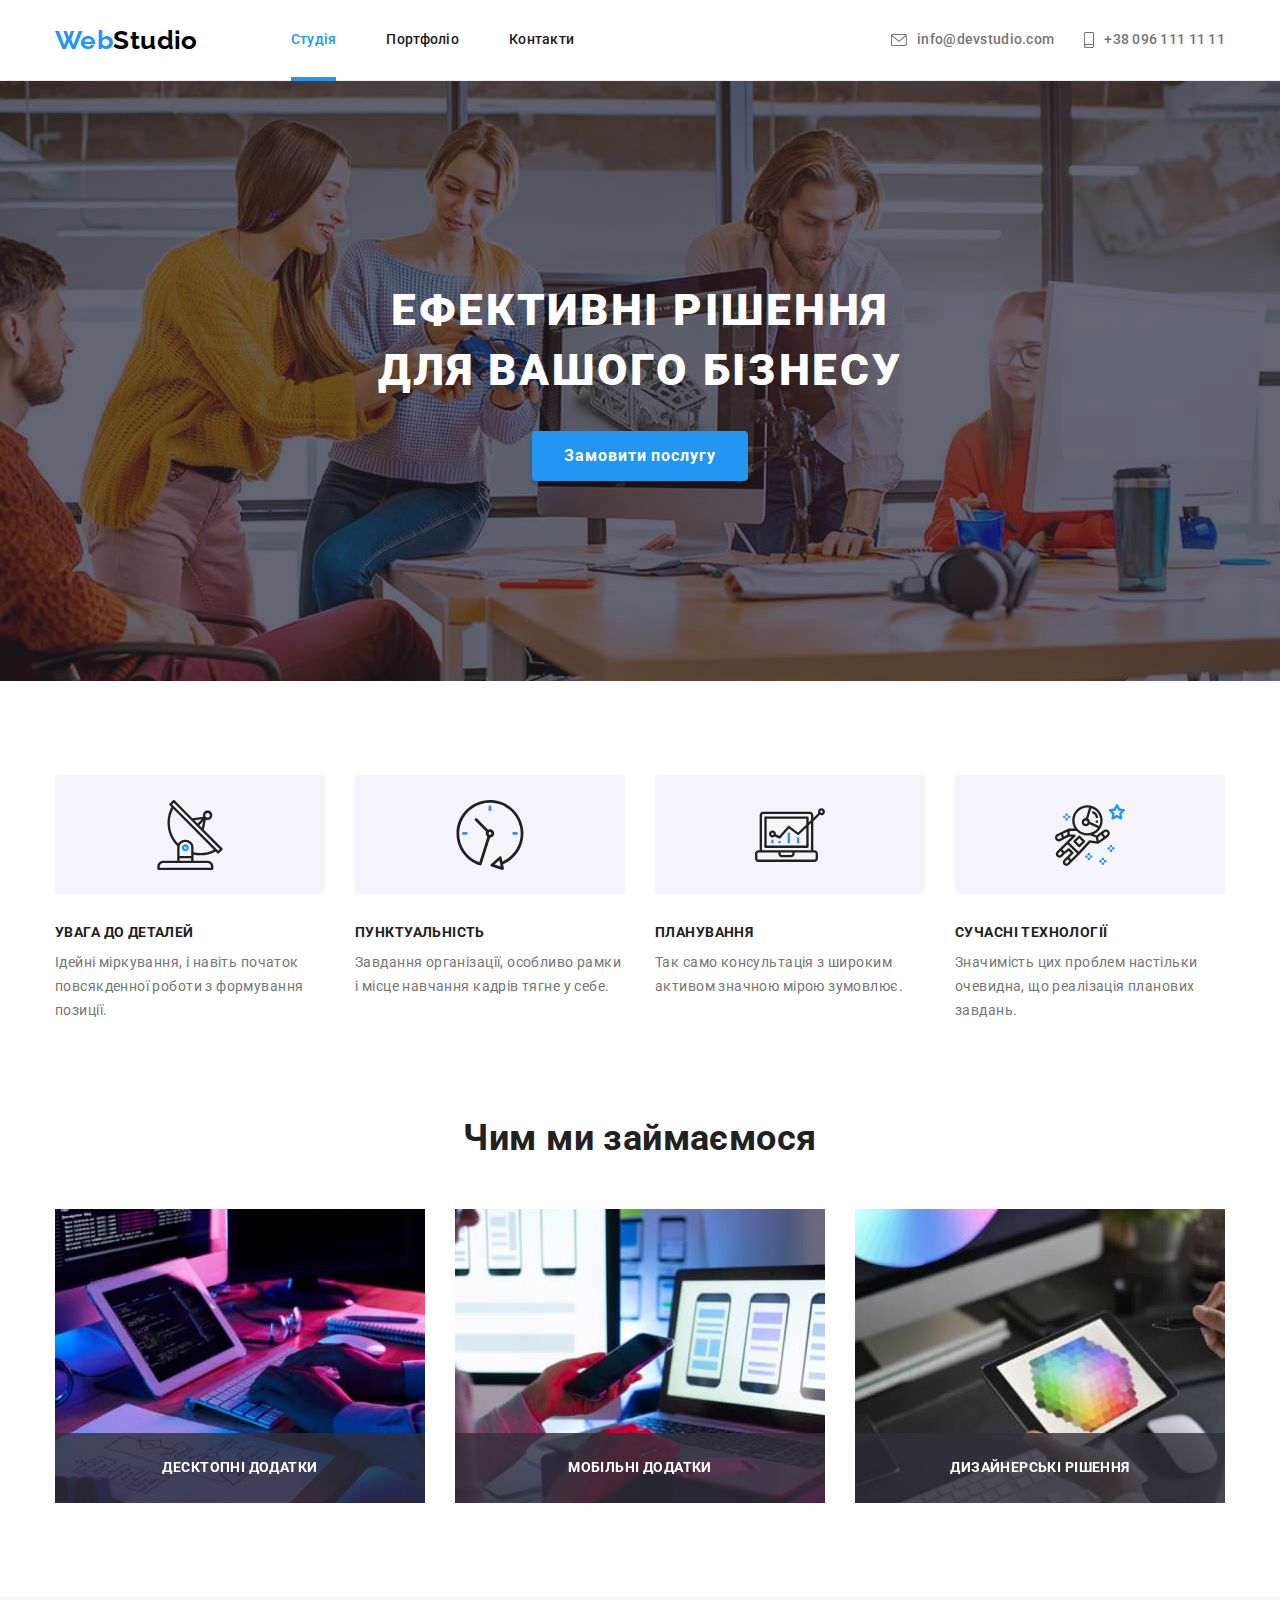
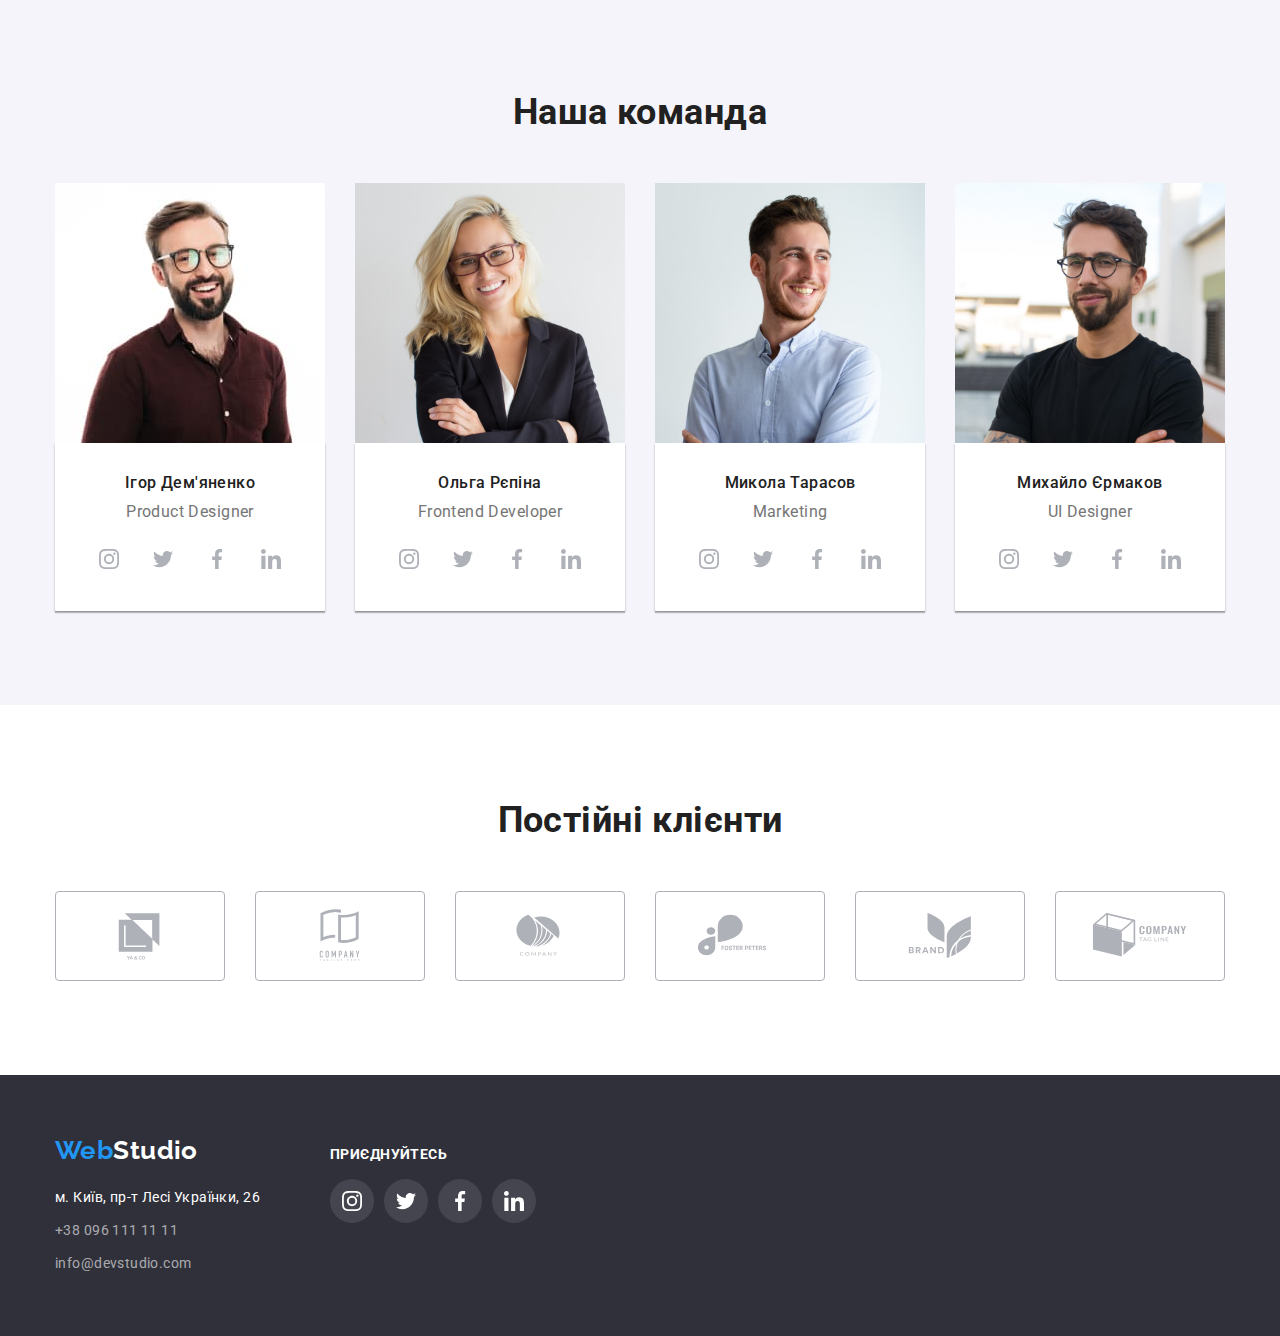
<file: index.html>
<!DOCTYPE html>
<html lang="uk">
  <head>
    <meta charset="UTF-8" />
    <meta http-equiv="X-UA-Compatible" content="IE=edge" />
    <meta name="viewport" content="width=device-width, initial-scale=1.0" />
    <title>Document</title>
    <link rel="preconnect" href="https://fonts.googleapis.com" />
    <link rel="preconnect" href="https://fonts.gstatic.com" crossorigin />
    <link
      href="https://fonts.googleapis.com/css2?family=Raleway:wght@700&family=Roboto:wght@400;500;700;900&display=swap"
      rel="stylesheet"
    />
    <link
      rel="stylesheet"
      href="https://cdnjs.cloudflare.com/ajax/libs/modern-normalize/1.0.0/modern-normalize.min.css"
    />
    <link rel="stylesheet" href="./css/styles.css" />
  </head>
  <body>
    <!--Шапка-->
    <header class="site-header">
      <div class="container main-nav">
        <nav class="main-nav">
          <a lang="en" href="./index.html" class="logo">
            <span class="logo-accent">Web</span>Studio
          </a>
          <ul class="site-nav list">
            <li class="item-one"><a href="" class="link current">Студія</a></li>
            <li class="item-one"><a href="./portfolio.html" class="link">Портфоліо</a></li>
            <li class="item-one"><a href="" class="link">Контакти</a></li>
          </ul>
        </nav>
        <ul class="contacts list">
          <li class="item-two">
            <a href="mailto:info@devstudio.com" class="e-mail"
              ><svg class="contacts-icon" width="16" height="12">
                <use href="./images/icons.svg#icon-envelope"></use></svg
              >info@devstudio.com</a
            >
          </li>
          <li class="item-two">
            <a href="tel:+380961111111" class="phone">
              <svg class="contacts-icon" width="10" height="16">
                <use href="./images/icons.svg#icon-smartphone "></use></svg
              >+38 096 111 11 11</a
            >
          </li>
        </ul>
      </div>
    </header>
    <main>
      <!--Герой-->
      <section class="hero section">
        <div class="container">
          <h1 class="hero-title">Ефективні рішення<br />для вашого бізнесу</h1>
          <button type="button" class="primary-button" data-modal-open>Замовити послугу</button>
        <div class="backdrop is-hidden" data-modal>
          <div class="modal">
          <button data-modal-close class="button-close" type="button">
            <svg class="icon icon-close" width="11" height="11">
              <use href="./images/sprite.svg#svg-close"></use>
            </svg>
            </button>
          </div>
        </div>
        </div>
      </section>
      
      <!--Наші переваги-->
      <section class="features section">
        <div class="container">
          <h2 class="section-title visually-hidden">Наші переваги</h2>
          <ul class="feature-list">
            <li class="advantage">
              <div class="advantage-link">
                <svg class="icon" height="70" width="70">
                  <use href="./images/icons.svg#icon-antenna"></use>
                </svg>
              </div>
              <h3 class="section-subtitle first">УВАГА ДО ДЕТАЛЕЙ</h3>
              <p class="text">
                Ідейні міркування, і навіть початок повсякденної роботи з формування позиції.
              </p>
            </li>
            <li class="advantage">
              <div class="advantage-link">
                <svg class="icon" height="70" width="70">
                  <use href="./images/icons.svg#icon-clock"></use>
                </svg>
              </div>
              <h3 class="section-subtitle first">ПУНКТУАЛЬНІСТЬ</h3>
              <p class="text">
                Завдання організації, особливо рамки і місце навчання кадрів тягне у себе.
              </p>
            </li>
            <li class="advantage">
              <div class="advantage-link">
                <svg class="icon" height="70" width="70">
                  <use href="./images/icons.svg#icon-diagram"></use>
                </svg>
              </div>
              <h3 class="section-subtitle first">ПЛАНУВАННЯ</h3>
              <p class="text">Так само консультація з широким активом значною мірою зумовлює.</p>
            </li>
            <li class="advantage">
              <div class="advantage-link">
                <svg class="icon" height="70" width="70">
                  <use href="./images/icons.svg#icon-astronaut"></use>
                </svg>
              </div>
              <h3 class="section-subtitle first">СУЧАСНІ ТЕХНОЛОГІЇ</h3>
              <p class="text">
                Значимість цих проблем настільки очевидна, що реалізація планових завдань.
              </p>
            </li>
          </ul>
        </div>
      </section>
      <section class="section">
        <!--Чим ми займаємося-->
        <div class="container">
          <h2 class="section-title">Чим ми займаємося</h2>
          <ul class="img-box">
            <li class="image-first">
              <img src="./images/box-1.jpg" alt="Фото Десктопні додатки" width="370" />
              <p class="img-label">Десктопні додатки</p>
            </li>
            <li class="image-first">
              <img src="./images/box-2.jpg" alt="Фото Мобільні додатки" width="370" />
              <p class="img-label">Мобільні додатки</p>
            </li>
            <li class="image-first">
              <img src="./images/box-3.jpg" alt="Фото Дизайнерські рішення" width="370" />
              <p class="img-label">Дизайнерські рішення</p>
            </li>
          </ul>
        </div>
      </section>
      <!--Наша команда-->
      <section class="comand-section section">
        <div class="container">
          <h2 class="section-title">Наша команда</h2>
          <ul class="our-comand">
            <li class="item">
              <img
                src="./images/igor-demianenko-photo.jpg"
                alt="Фото Ігоря Дем'яненка"
                width="270"
              />
              <div class="card">
                <h3 class="section-subtitle second">Ігор Дем'яненко</h3>
                <p class="specialty" lang="en">Product Designer</p>
                <ul class="social">
                  <li class="social-link">
                    <a href="" class="social-item">
                      <svg class="social-icon" height="20" width="20">
                        <use href="./images/icons.svg#icon-instagram"></use>
                      </svg>
                    </a>
                  </li>
                  <li class="social-link">
                    <a href="" class="social-item">
                      <svg class="social-icon" height="20" width="20">
                        <use href="./images/icons.svg#icon-twitter"></use>
                      </svg>
                    </a>
                  </li>
                  <li class="social-link">
                    <a href="" class="social-item">
                      <svg class="social-icon" height="20" width="20">
                        <use href="./images/icons.svg#icon-facebook"></use>
                      </svg>
                    </a>
                  </li>
                  <li class="social-link">
                    <a href="" class="social-item">
                      <svg class="social-icon" height="20" width="20">
                        <use href="./images/icons.svg#icon-linkedin"></use>
                      </svg>
                    </a>
                  </li>
                </ul>
              </div>
            </li>
            <li class="item">
              <img src="./images/olga-repina-photo.jpg" alt="Фото Ольги Рєпіної" width="270" />
              <div class="card">
                <h3 class="section-subtitle second">Ольга Рєпіна</h3>
                <p class="specialty" lang="en">Frontend Developer</p>
                <ul class="social">
                  <li class="social-link">
                    <a href="" class="social-item">
                      <svg class="social-icon" height="20" width="20">
                        <use href="./images/icons.svg#icon-instagram"></use>
                      </svg>
                    </a>
                  </li>
                  <li class="social-link">
                    <a href="" class="social-item">
                      <svg class="social-icon" height="20" width="20">
                        <use href="./images/icons.svg#icon-twitter"></use>
                      </svg>
                    </a>
                  </li>
                  <li class="social-link">
                    <a href="" class="social-item">
                      <svg class="social-icon" height="20" width="20">
                        <use href="./images/icons.svg#icon-facebook"></use>
                      </svg>
                    </a>
                  </li>
                  <li class="social-link">
                    <a href="" class="social-item">
                      <svg class="social-icon" height="20" width="20">
                        <use href="./images/icons.svg#icon-linkedin"></use>
                      </svg>
                    </a>
                  </li>
                </ul>
              </div>
            </li>
            <li class="item">
              <img src="./images/mykola-tarasov-photo.jpg" alt="Фото Миколи Тарасова" width="270" />
              <div class="card">
                <h3 class="section-subtitle second">Микола Тарасов</h3>
                <p class="specialty" lang="en">Marketing</p>
                <ul class="social">
                  <li class="social-link">
                    <a href="" class="social-item">
                      <svg class="social-icon" height="20" width="20">
                        <use href="./images/icons.svg#icon-instagram"></use>
                      </svg>
                    </a>
                  </li>
                  <li class="social-link">
                    <a href="" class="social-item">
                      <svg class="social-icon" height="20" width="20">
                        <use href="./images/icons.svg#icon-twitter"></use>
                      </svg>
                    </a>
                  </li>
                  <li class="social-link">
                    <a href="" class="social-item">
                      <svg class="social-icon" height="20" width="20">
                        <use href="./images/icons.svg#icon-facebook"></use>
                      </svg>
                    </a>
                  </li>
                  <li class="social-link">
                    <a href="" class="social-item">
                      <svg class="social-icon" height="20" width="20">
                        <use href="./images/icons.svg#icon-linkedin"></use>
                      </svg>
                    </a>
                  </li>
                </ul>
              </div>
            </li>
            <li class="item">
              <img
                src="./images/myhailo-Ermakof-photo.jpg"
                alt="Фото Михайла Єрмакова"
                width="270"
              />
              <div class="card">
                <h3 class="section-subtitle second">Михайло Єрмаков</h3>
                <p class="specialty" lang="en">UI Designer</p>
                <ul class="social">
                  <li class="social-link">
                    <a href="" class="social-item">
                      <svg class="social-icon" height="20" width="20">
                        <use href="./images/icons.svg#icon-instagram"></use>
                      </svg>
                    </a>
                  </li>
                  <li class="social-link">
                    <a href="" class="social-item">
                      <svg class="social-icon" height="20" width="20">
                        <use href="./images/icons.svg#icon-twitter"></use>
                      </svg>
                    </a>
                  </li>
                  <li class="social-link">
                    <a href="" class="social-item">
                      <svg class="social-icon" height="20" width="20">
                        <use href="./images/icons.svg#icon-facebook"></use>
                      </svg>
                    </a>
                  </li>
                  <li class="social-link">
                    <a href="" class="social-item">
                      <svg class="social-icon" height="20" width="20">
                        <use href="./images/icons.svg#icon-linkedin"></use>
                      </svg>
                    </a>
                  </li>
                </ul>
              </div>
            </li>
          </ul>
        </div>
      </section>
      <!--Постійні клієнти-->
      <section class="customers section">
        <div class="container">
          <h2 class="customers-title">Постійні клієнти</h2>
          <ul class="customers-list">
            <li class="customer">
              <a href="" class="customer-link">
                <svg class="customer-icon" height="60" width="106">
                  <use href="./images/icons.svg#icon-client1"></use>
                </svg>
              </a>
            </li>
            <li class="customer">
              <a href="" class="customer-link">
                <svg class="customer-icon" height="60" width="106">
                  <use href="./images/icons.svg#icon-client2"></use>
                </svg>
              </a>
            </li>
            <li class="customer">
              <a href="" class="customer-link">
                <svg class="customer-icon" height="60" width="106">
                  <use href="./images/icons.svg#icon-client3"></use>
                </svg>
              </a>
            </li>
            <li class="customer">
              <a href="" class="customer-link">
                <svg class="customer-icon" height="60" width="106">
                  <use href="./images/icons.svg#icon-client4"></use>
                </svg>
              </a>
            </li>
            <li class="customer">
              <a href="" class="customer-link">
                <svg class="customer-icon" height="60" width="106">
                  <use href="./images/icons.svg#icon-client5"></use>
                </svg>
              </a>
            </li>
            <li class="customer">
              <a href="" class="customer-link">
                <svg class="customer-icon" height="60" width="106">
                  <use href="./images/icons.svg#icon-client6"></use>
                </svg>
              </a>
            </li>
          </ul>
        </div>
      </section>
    </main>
    <!--Футер-->
    <footer class="footer">
      <div class="footer-site container">
        <div class="navigation">
          <a lang="en" href="./index.html" class="footer-logo">
            <span class="logo-accent">Web</span>Studio
          </a>
          <address>
            <ul class="contact">
              <li class="contacts-item">
                <a
                  href="https://goo.gl/maps/BBBDbE12WqsnVFgC6"
                  target="_blank"
                  rel="noopener noreferrer nofollow"
                  class="location second"
                  >м. Київ, пр-т Лесі Українки, 26</a
                >
              </li>
              <li class="contacts-item">
                <a href="tel:+380961111111" class="phone second">+38 096 111 11 11</a>
              </li>
              <li class="contacts-item">
                <a href="mailto:info@devstudio.com" class="e-mail second">info@devstudio.com</a>
              </li>
            </ul>
          </address>
        </div>
        <div class="footer-social-links">
          <p class="footer-title">Приєднуйтесь</p>
          <ul class="footer-list social">
            <li class="social-link">
              <a href="" class="footer-social-link social-item">
                <svg class="social-icon" height="20" width="20">
                  <use href="./images/icons.svg#icon-instagram"></use>
                </svg>
              </a>
            </li>
            <li class="social-link">
              <a href="" class="footer-social-link social-item">
                <svg class="social-icon" height="20" width="20">
                  <use href="./images/icons.svg#icon-twitter"></use>
                </svg>
              </a>
            </li>
            <li class="social-link">
              <a href="" class="footer-social-link social-item">
                <svg class="social-icon" height="20" width="20">
                  <use href="./images/icons.svg#icon-facebook"></use>
                </svg>
              </a>
            </li>
            <li class="social-link">
              <a href="" class="footer-social-link social-item">
                <svg class="social-icon" height="20" width="20">
                  <use href="./images/icons.svg#icon-linkedin"></use>
                </svg>
              </a>
            </li>
          </ul>
        </div>
      </div>
    </footer>
    <script src="./js/modal.js"></script>
  </body>
</html>
</file>
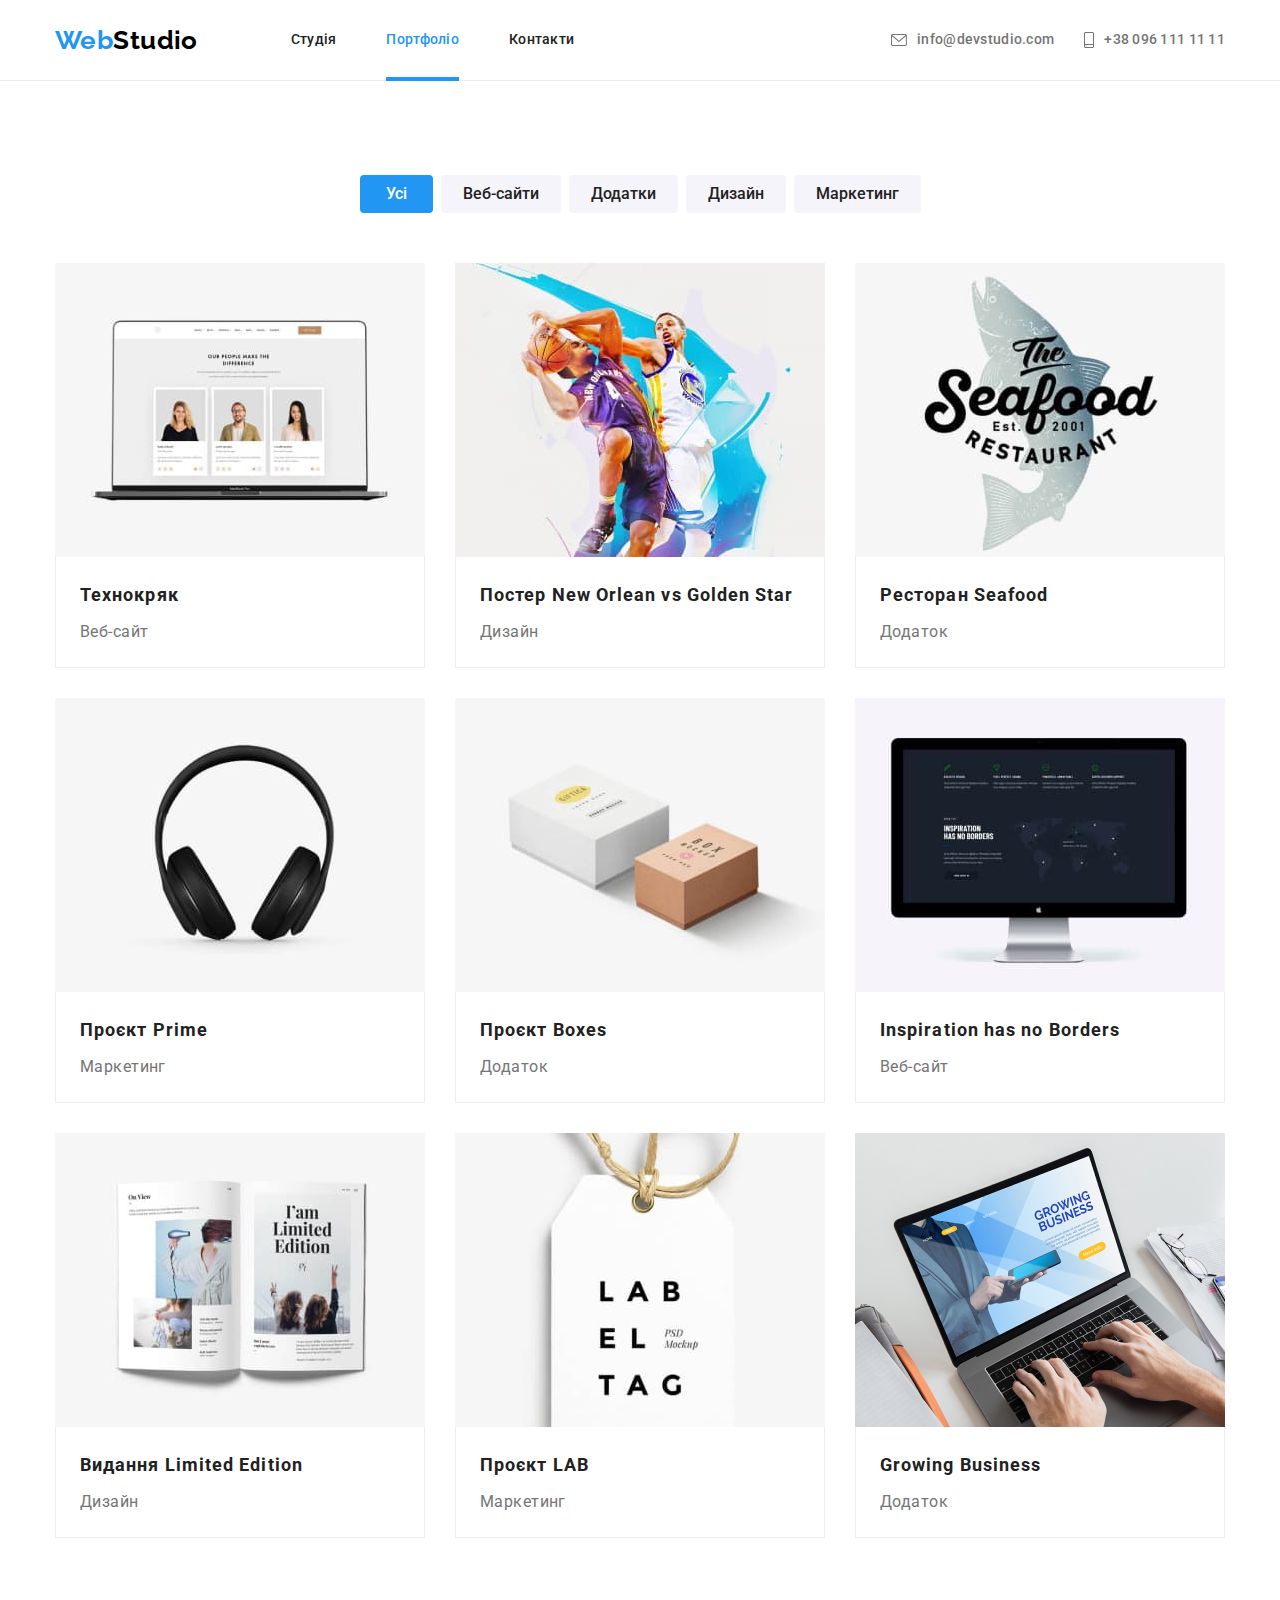
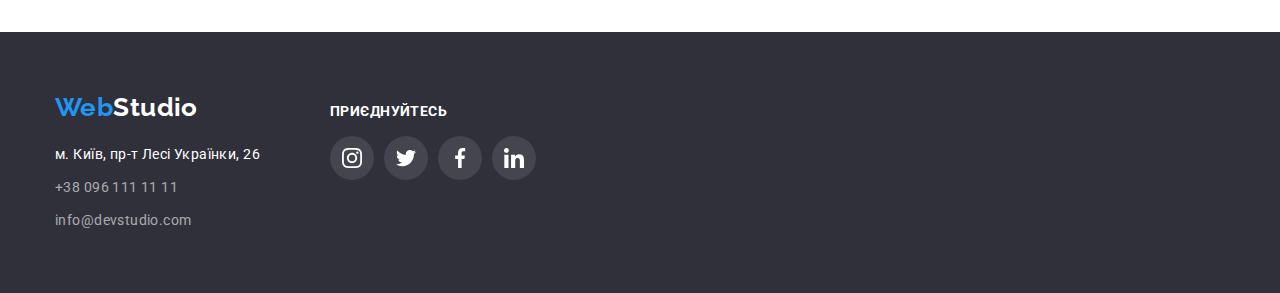
<file: portfolio.html>
<!DOCTYPE html>
<html lang="uk">
  <head>
    <meta charset="UTF-8" />
    <meta http-equiv="X-UA-Compatible" content="IE=edge" />
    <meta name="viewport" content="width=device-width, initial-scale=1.0" />
    <title>Document</title>
    <link rel="preconnect" href="https://fonts.googleapis.com" />
    <link rel="preconnect" href="https://fonts.gstatic.com" crossorigin />
    <link
      href="https://fonts.googleapis.com/css2?family=Raleway:wght@700&family=Roboto:wght@400;500;700;900&display=swap"
      rel="stylesheet"
    />
    <link
      rel="stylesheet"
      href="https://cdnjs.cloudflare.com/ajax/libs/modern-normalize/1.0.0/modern-normalize.min.css"
    />
    <link rel="stylesheet" href="./css/styles.css" />
  </head>

  <body>
    <!--Шапка-->
    <header class="site-header">
      <div class="container main-nav">
        <nav class="main-nav">
          <a lang="en" href="./index.html" class="logo">
            <span class="logo-accent">Web</span>Studio
          </a>
          <ul class="site-nav list">
            <li class="item-one"><a href="./index.html" class="link">Студія</a></li>
            <li class="item-one"><a href="" class="link current">Портфоліо</a></li>
            <li class="item-one"><a href="" class="link">Контакти</a></li>
          </ul>
        </nav>
        <ul class="contacts list">
          <li class="item-two">
            <a href="mailto:info@devstudio.com" class="e-mail"
              ><svg class="contacts-icon" width="16" height="12">
                <use href="./images/icons.svg#icon-envelope"></use></svg
              >info@devstudio.com</a
            >
          </li>
          <li class="item-two">
            <a href="tel:+380961111111" class="phone">
              <svg class="contacts-icon" width="10" height="16">
                <use href="./images/icons.svg#icon-smartphone "></use></svg
              >+38 096 111 11 11</a
            >
          </li>
        </ul>
      </div>
    </header>
    <main>
      <!--Наші проекти-->
      <section class="works section">
        <div class="container">
          <h1 class="visually-hidden">Наші проекти</h1>
          <!--Кнопки з посиланнями-->
          <ul class="button-projects">
            <li class="button-one"><button type="button" class="button second">Усі</button></li>
            <li class="button-one"><button type="button" class="button">Веб-сайти</button></li>
            <li class="button-one"><button type="button" class="button">Додатки</button></li>
            <li class="button-one"><button type="button" class="button">Дизайн</button></li>
            <li class="button-one"><button type="button" class="button">Маркетинг</button></li>
          </ul>
          <!--Перелік проектів-->
          <ul class="project-card">
            <li class="block">
              <a href="" class="block-link">
                <div class="card-set">
                  <img
                    src="./images/tehnokryak.jpg"
                    alt="Фото веб-сайту Технокряк"
                    width="370"
                    class="card-image"
                  />
                  <div class="set">
                    <p class="set-description">
                      Ресурс пропонує комплексні пропозиції з різним рівнем функціоналу та сервісів.
                      Все це дозволить відвідувачу отримати вичерпні відомості про компанію чи
                      приватну особу.
                    </p>
                  </div>
                </div>
                <div class="info-block">
                  <h2 class="info-title">Технокряк</h2>
                  <p class="info-description">Веб-сайт</p>
                </div>
              </a>
            </li>
            <li class="block">
              <a href="" class="block-link">
                <div class="card-set">
                  <img
                    src="./images/poster-new-orlean.jpg"
                    alt="Фото дизайну постеру New Orlean vs Golden Star"
                    width="370"
                    class="card-image"
                  />
                  <div class="set">
                    <p class="set-description">
                      Ресурс пропонує комплексні пропозиції з різним рівнем функціоналу та сервісів.
                      Все це дозволить відвідувачу отримати вичерпні відомості про компанію чи
                      приватну особу.
                    </p>
                  </div>
                </div>
                <div class="info-block">
                  <h2 class="info-title">
                    Постер <span lang="en">New Orlean vs Golden Star</span>
                  </h2>
                  <p class="info-description">Дизайн</p>
                </div>
              </a>
            </li>
            <li class="block">
              <a href="" class="block-link">
                <div class="card-set">
                  <img
                    src="./images/restorant-seafood.jpg"
                    alt="Фото додатку для Ресторану Seafood"
                    width="370"
                    class="card-image"
                  />
                  <div class="set">
                    <p class="set-description">
                      Ресурс пропонує комплексні пропозиції з різним рівнем функціоналу та сервісів.
                      Все це дозволить відвідувачу отримати вичерпні відомості про компанію чи
                      приватну особу.
                    </p>
                  </div>
                </div>
                <div class="info-block">
                  <h2 class="info-title">Ресторан <span lang="en">Seafood</span></h2>
                  <p class="info-description">Додаток</p>
                </div>
              </a>
            </li>
            <li class="block">
              <a href="" class="block-link">
                <div class="card-set">
                  <img
                    src="./images/project-prime.jpg"
                    alt="Фото маркетингового проєкту Prime"
                    width="370"
                    class="card-image"
                  />
                  <div class="set">
                    <p class="set-description">
                      Ресурс пропонує комплексні пропозиції з різним рівнем функціоналу та сервісів.
                      Все це дозволить відвідувачу отримати вичерпні відомості про компанію чи
                      приватну особу.
                    </p>
                  </div>
                </div>
                <div class="info-block">
                  <h2 class="info-title">Проєкт <span lang="en">Prime</span></h2>
                  <p class="info-description">Маркетинг</p>
                </div>
              </a>
            </li>
            <li class="block">
              <a href="" class="block-link">
                <div class="card-set">
                  <img
                    src="./images/project-boxes.jpg"
                    alt="Фото додатку проєкту Boxes"
                    width="370"
                    class="card-image"
                  />
                  <div class="set">
                    <p class="set-description">
                      Ресурс пропонує комплексні пропозиції з різним рівнем функціоналу та сервісів.
                      Все це дозволить відвідувачу отримати вичерпні відомості про компанію чи
                      приватну особу.
                    </p>
                  </div>
                </div>
                <div class="info-block">
                  <h2 class="info-title">Проєкт <span lang="en">Boxes</span></h2>
                  <p class="info-description">Додаток</p>
                </div>
              </a>
            </li>
            <li class="block">
              <a href="" class="block-link">
                <div class="card-set">
                  <img
                    src="./images/inspiration-has-no-borders.jpg"
                    alt="Фото веб-сайту Inspiration has no Borders"
                    width="370"
                    class="card-image"
                  />
                  <div class="set">
                    <p class="set-description">
                      Ресурс пропонує комплексні пропозиції з різним рівнем функціоналу та сервісів.
                      Все це дозволить відвідувачу отримати вичерпні відомості про компанію чи
                      приватну особу.
                    </p>
                  </div>
                </div>
                <div class="info-block">
                  <h2 class="info-title" lang="en">Inspiration has no Borders</h2>
                  <p class="info-description">Веб-сайт</p>
                </div>
              </a>
            </li>
            <li class="block">
              <a href="" class="block-link">
                <div class="card-set">
                  <img
                    src="./images/limited-edition.jpg"
                    alt="Фото дизайну видання Limited Edition"
                    width="370"
                    class="card-image"
                  />
                  <div class="set">
                    <p class="set-description">
                      Ресурс пропонує комплексні пропозиції з різним рівнем функціоналу та сервісів.
                      Все це дозволить відвідувачу отримати вичерпні відомості про компанію чи
                      приватну особу.
                    </p>
                  </div>
                </div>
                <div class="info-block">
                  <h2 class="info-title">Видання <span lang="en">Limited Edition</span></h2>
                  <p class="info-description">Дизайн</p>
                </div>
              </a>
            </li>
            <li class="block">
              <a href="" class="block-link">
                <div class="card-set">
                  <img
                    src="./images/project-lab.jpg"
                    alt="Фото маркетингового проєкту LAB"
                    width="370"
                    class="card-image"
                  />
                  <div class="set">
                    <p class="set-description">
                      Ресурс пропонує комплексні пропозиції з різним рівнем функціоналу та сервісів.
                      Все це дозволить відвідувачу отримати вичерпні відомості про компанію чи
                      приватну особу.
                    </p>
                  </div>
                </div>
                <div class="info-block">
                  <h2 class="info-title">Проєкт <span lang="en">LAB</span></h2>
                  <p class="info-description">Маркетинг</p>
                </div>
              </a>
            </li>
            <li class="block">
              <a href="" class="block-link">
                <div class="card-set">
                  <img
                    src="./images/growing-business.jpg"
                    alt="Фото додатку проєкту Growing Business"
                    width="370"
                    class="card-image"
                  />
                  <div class="set">
                    <p class="set-description">
                      Ресурс пропонує комплексні пропозиції з різним рівнем функціоналу та сервісів.
                      Все це дозволить відвідувачу отримати вичерпні відомості про компанію чи
                      приватну особу.
                    </p>
                  </div>
                </div>
                <div class="info-block">
                  <h2 class="info-title" lang="en">Growing Business</h2>
                  <p class="info-description">Додаток</p>
                </div>
              </a>
            </li>
          </ul>
        </div>
      </section>
    </main>
    <!--Футер-->
    <footer class="footer">
      <div class="footer-site container">
        <div class="navigation">
          <a lang="en" href="./index.html" class="footer-logo">
            <span class="logo-accent">Web</span>Studio
          </a>
          <address>
            <ul class="contact">
              <li class="contacts-item">
                <a
                  href="https://goo.gl/maps/BBBDbE12WqsnVFgC6"
                  target="_blank"
                  rel="noopener noreferrer nofollow"
                  class="location second"
                  >м. Київ, пр-т Лесі Українки, 26</a
                >
              </li>
              <li class="contacts-item">
                <a href="tel:+380961111111" class="phone second">+38 096 111 11 11</a>
              </li>
              <li class="contacts-item">
                <a href="mailto:info@devstudio.com" class="e-mail second">info@devstudio.com</a>
              </li>
            </ul>
          </address>
        </div>
        <div class="footer-social-links">
          <p class="footer-title">Приєднуйтесь</p>
          <ul class="footer-list social">
            <li class="social-link">
              <a href="" class="footer-social-link social-item">
                <svg class="social-icon" height="20" width="20">
                  <use href="./images/icons.svg#icon-instagram"></use>
                </svg>
              </a>
            </li>
            <li class="social-link">
              <a href="" class="footer-social-link social-item">
                <svg class="social-icon" height="20" width="20">
                  <use href="./images/icons.svg#icon-twitter"></use>
                </svg>
              </a>
            </li>
            <li class="social-link">
              <a href="" class="footer-social-link social-item">
                <svg class="social-icon" height="20" width="20">
                  <use href="./images/icons.svg#icon-facebook"></use>
                </svg>
              </a>
            </li>
            <li class="social-link">
              <a href="" class="footer-social-link social-item">
                <svg class="social-icon" height="20" width="20">
                  <use href="./images/icons.svg#icon-linkedin"></use>
                </svg>
              </a>
            </li>
          </ul>
        </div>
      </div>
    </footer>
  </body>
</html>
</file>
<file: css/styles.css>
/*колір тексту h2 та h3
color: #212121;*/
/*колір тексту p у h3 та телефону в Хедері
color: #757575;*/
/* білий
color: #FFFFFF;*/
/* блакитний, акцент
color: #2196F3;*/
/* чорний у Studio
color: #000000*/
/*бекграунд сірий
background: #F5F4FA;*/
/*підвал та герой 
background: #2F303A;*/
:root {
  --primary-text-color: #757575;
  --title-text-color: #212121;
  --accent-color: #2196f3;
  --main-lite-color: #ffffff;
  --main-dark-color: #000000;
  --second-background-color: #f5f4fa;
  --hero-background-color: #2f303a;
  --footer-background-color: #2f303a;
  --footer-phone-color: hsla(0, 0%, 100%, 0.6);
  --border-color: #eeeeee;
  --header-border-color: #ececec;
  --social-text: #afb1b8;
  --img-background-color: rgba(47, 48, 58, 0.8);
  --cubic: cubic-bezier(0.42, 0, 0.58, 1);
  --portfolio-card-color: rgba(33, 150, 243, 0.9);
  --background-buttom-color: #188ce8;
}

/*-----------*/
body {
  color: var(--primary-text-color);
  background-color: var(--main-lite-color);
  font-family: Roboto, sans-serif;
  font-size: 14px;
  letter-spacing: 0.03em;
}
/*----Reset----*/
p,
h1,
h2,
h3,
h4,
h5,
h6 {
  margin: 0;
}
ul {
  margin: 0;
  padding: 0;
  list-style: none;
}
button {
  cursor: pointer;
  font-family: inherit;
}
img {
  display: block;
}
a {
  text-decoration: none;
  color: currentColor;
}
.section {
  padding: 94px 0px;
}
/*Контейнер*/
.container {
  margin-left: auto;
  margin-right: auto;
  padding-left: 15px;
  padding-right: 15px;
  width: 1200px;
}
/*----Хедер-----*/
.site-header {
  border-bottom: 1px solid var(--header-border-color);
}
.contacts-icon {
  margin-right: 10px;
  fill: currentColor;
}

.item-two {
  padding-top: 32px;
  padding-bottom: 32px;
}
.item-two:first-child {
  margin-right: 30px;
}

/*кольори лого*/
.logo {
  color: var(--main-dark-color);
  font-family: Raleway, sans-serif;
  font-weight: 700;
  font-size: 26px;
  line-height: 1.19;
}
.logo-accent {
  color: var(--accent-color);
}
/*Навігація по сайту*/
.main-nav {
  display: flex;
  align-items: center;
}

.site-nav .link {
  display: block;
  padding-top: 32px;
  padding-bottom: 32px;
  color: var(--title-text-color);
  letter-spacing: 0.02em;
  font-weight: 500;
  line-height: 1.14;
  position: relative;
  transition-property: color;
  transition-duration: 250ms;
  transition-timing-function: cubic-bezier(0.42, 0, 0.58, 1);
}
.site-nav {
  display: flex;
  margin-left: 93px;
}
.site-nav .item-one {
  margin-right: 50px;
}
.site-nav .item-one:last-child {
  margin-right: 0px;
}

.site-nav .link:hover,
.site-nav .link:focus,
.site-nav .link.current {
  color: var(--accent-color);
}
/*----Підкреслення---*/
.link::after {
  content: ' ';
  display: block;
  width: 100%;
  height: 4px;
  background-color: var(--accent-color);
  position: absolute;
  left: 0;
  bottom: -1px;
  opacity: 0;
}
.link::after {
  opacity: 0;
}
.link.current::after {
  opacity: 1;
}
/*-----Контакти------*/
.contacts.list .phone,
.contacts.list .e-mail {
  color: var(--primary-text-color);
  letter-spacing: 0.02em;
  font-weight: 500;
  line-height: 1.14;
  display: flex;
  align-items: center;
}
.contacts.list .phone:focus,
.contacts.list .phone:hover,
.contacts.list .e-mail:focus,
.contacts.list .e-mail:hover {
  color: var(--accent-color);
}

.contacts.list {
  display: flex;
  margin-left: auto;
}
.contacts.list .item-one + .item-one {
  margin-left: 50px;
}
/*Герой*/
.hero {
  background-color: var(--hero-background-color);
  padding-top: 200px;
  padding-bottom: 200px;
  text-align: center;
  max-width: 1600px;
  margin-left: auto;
  margin-right: auto;
  background-image: linear-gradient(to right, rgba(47, 48, 58, 0.4), rgba(47, 48, 58, 0.4)),
    url('../images/main-img.jpg');
  background-repeat: no-repeat;
  background-position: center;
  background-size: cover;
}
.hero-title {
  color: var(--main-lite-color);
  letter-spacing: 0.06em;
  font-weight: 900;
  font-size: 44px;
  line-height: 1.36;
  text-transform: uppercase;
}
/*-----Модальне вікно-----*/
.backdrop {
  position: fixed;
  width: 100%;
  height: 100%;
  background-color: rgba(0, 0, 0, 0.2);
  top: 0;
  left: 0;
  opacity: 1;
  transition: opacity 250ms cubic-bezier(0.42, 0, 0.58, 1);
}
.modal {
  position: absolute;
  top: 50%;
  left: 50%;
  min-width: 528px;
  min-height: 581px;
  background-color: var(--main-lite-color);
  transform: translate(-50%, -50%) scale(1);
  transition: transform 250ms cubic-bezier(0.42, 0, 0.58, 1);
  box-shadow: 0px 1px 3px rgba(0, 0, 0, 0.12), 0px 1px 1px rgba(0, 0, 0, 0.14),
    0px 2px 1px rgba(0, 0, 0, 0.2);
  border-radius: 4px;
}
.backdrop.is-hidden {
  opacity: 0;
  pointer-events: none;
}
.backdrop.is-hidden .modal {
  transform: translate(-50%, -50%) scale(1.1);
}
.modal .button-close {
  position: absolute;
  top: 8px;
  right: 8px;
  width: 30px;
  height: 30px;
  border-radius: 50%;
  border: none;
  background-color: var(--main-lite-color);
  box-shadow: 0px 2px 1px rgba(0, 0, 0, 0.2), 0px 1px 1px rgba(0, 0, 0, 0.14),
    0px 1px 3px rgba(0, 0, 0, 0.12);
}

.modal .button-close:hover,
.modal .button-close:focus {
  fill: var(--accent-color);
}
.svg-close {
  width: 11px;
  height: 11px;
}

/* Секції*/
/*Головна сторінка*/

.section-title,
.section-subtitle {
  color: var(--title-text-color);
}
.section-title {
  font-weight: 700;
  font-size: 36px;
  line-height: 1.17;
  text-align: center;
  margin-bottom: 50px;
}
.img-box {
  display: flex;
  justify-content: center;
}
.img-box .image-first + .image-first {
  margin-left: 30px;
}

.image-first {
  position: relative;
}

.img-label {
  display: inline-flex;
  justify-content: center;
  align-items: center;
  width: 100%;
  height: 70px;
  color: var(--main-lite-color);
  font-weight: bold;
  font-size: 14px;
  line-height: 1.14;
  text-align: center;
  text-transform: uppercase;
  background-color: var(--img-background-color);
  position: absolute;
  bottom: 0;
  right: 50%;
  transform: translate(50%);
}
.section-subtitle.first {
  font-size: 14px;
  line-height: 1.14;
  text-transform: uppercase;
  margin-bottom: 10px;
}
.section-subtitle.second {
  font-weight: 500;
  font-size: 16px;
  line-height: 1.19;
  text-align: center;
}
/*-----Переваги-----*/
.features {
  padding-bottom: 0px;
}
.feature-list {
  display: flex;
  gap: 30px;
}
.advantage {
  width: 270px;
}
.advantage:not(:last-child()) {
  margin-right: 30px;
}

.advantage-link {
  display: flex;
  align-items: center;
  justify-content: center;
  width: 270px;
  height: 120px;
  border-radius: 4px;
  background-color: var(--second-background-color);
  margin-bottom: 30px;
}

/*Картки співробітників*/
.comand-section {
  background-color: var(--second-background-color);
}
.our-comand {
  display: flex;
}
.our-comand .item + .item {
  margin-left: 30px;
}
.our-comand .item {
  background-color: var(--main-lite-color);
  border-radius: 0px 0px 4px 4px;
}
.card {
  padding: 30px 24px;
  box-shadow: 0px 1px 3px rgba(0, 0, 0, 0.12), 0px 1px 1px rgba(0, 0, 0, 0.14),
    0px 2px 1px rgba(0, 0, 0, 0.2);
}
.social {
  margin-top: 16px;
  align-items: center;
  display: flex;
  justify-content: center;
}
.social-link:not(:last-child) {
  margin-right: 10px;
}
.social-item {
  display: flex;
  height: 44px;
  width: 44px;
  border-radius: 50%;
  color: var(--social-text);
  align-items: center;
  justify-content: center;
  transition: color 250ms cubic-bezier(0.4, 0, 0.2, 1),
    background-color 250ms cubic-bezier(0.4, 0, 0.2, 1);
}
.social-item:hover,
.social-item:focus {
  color: var(--main-lite-color);
  background-color: var(--accent-color);
}

.social-icon {
  --color1: currentColor;
}
/*---Постійні клієнти----*/
.customers-title {
  color: var(--title-text-color);
  font-weight: bold;
  font-size: 36px;
  line-height: 1.17;
  text-align: center;
  margin-bottom: 50px;
}

.customers-list {
  display: flex;
  justify-content: space-between;
}

.customer {
  margin-left: 30px;
}

.customer:first-child {
  margin-left: 0;
}

.customer-link {
  display: flex;
  align-items: center;
  justify-content: center;
  width: 170px;
  height: 90px;
  color: var(--social-text);
  border: 1px solid var(--social-text);
  border-radius: 4px;
  transition: color 250ms cubic-bezier(0.4, 0, 0.2, 1), border 250ms cubic-bezier(0.4, 0, 0.2, 1);
}

.customer-link:hover,
.customer-link:focus {
  color: var(--accent-color);
  border: 1px solid var(--accent-color);
}

.customer-icon {
  --color1: currentColor;
}
/*Сторінка Портфоліо*/
.info-title {
  letter-spacing: 0.06em;
  font-weight: 700;
  font-size: 18px;
  line-height: 2;
  text-align: inherit;
  margin-bottom: 4px;
  color: var(--title-text-color);
}

.project-card {
  margin-top: 50px;
  display: flex;
  flex-wrap: wrap;
}
.block {
  width: 370px;
  margin-right: 30px;
  margin-bottom: 30px;
}
block:hover {
  box-shadow: 0px 1px 1px rgba(0, 0, 0, 0.12), 0px 4px 4px rgba(0, 0, 0, 0.06),
    1px 4px 6px rgba(0, 0, 0, 0.16);
}

.block:nth-child(3n) {
  margin-right: 0px;
}
.block:nth-last-child(-n + 3) {
  margin-bottom: 0px;
}

.info-block {
  padding-top: 20px;
  padding-bottom: 20px;
  padding-left: 24px;
  padding-right: 24px;
  border: 1px solid var(--border-color);
  border-top: none;
}
.visually-hidden {
  position: absolute;
  white-space: nowrap;
  width: 1px;
  height: 1px;
  overflow: hidden;
  border: 0;
  padding: 0;
  clip: rect(0 0 0 0);
  clip-path: inset(50%);
  margin: -1px;
}
.block-link {
  display: block;
  transition: box-shadow 250ms var(--cubic);
}
.block-link:hover {
  box-shadow: 1px 4px 6px rgba(0, 0, 0, 0.16), 0px 4px 4px rgba(0, 0, 0, 0.06),
    0px 1px 1px rgba(0, 0, 0, 0.12);
}
.set {
  position: absolute;
  bottom: 0px;
  left: 0px;
  width: 100%;
  height: 100%;
  background-color: var(--portfolio-card-color);
  transform: translateY(101%);
  transition: transform 250ms var(--cubic);
}
.card-set {
  position: relative;
  overflow: hidden;
}

.block-link:hover .set,
.block-link:focus .set {
  transform: translateY(0);
}
.set-description {
  color: var(--main-lite-color);
  padding: 63px 24px;
  font-size: 18px;
  line-height: 1.56;
}

.info-set {
  padding: 20px 24px;
  border: 1px solid var(--border-color);
}
/*Кнопка*/
.button {
  color: var(--title-text-color);
  background-color: var(--second-background-color);
  font-weight: 500;
  font-size: 16px;
  line-height: 1.62;
  text-align: center;
  border: none;
  border-radius: 4px;
  min-width: 73px;
  padding: 6px 22px;
  transition-property: color, background-color, box-shadow;
  transition-duration: 250ms;
  transition-timing-function: cubic-bezier(0.42, 0, 0.58, 1);
}
.button:hover,
.button:focus {
  color: var(--main-lite-color);
  background-color: var(--accent-color);
  box-shadow: 0px 3px 1px rgba(0, 0, 0, 0.1), 0px 1px 2px rgba(0, 0, 0, 0.08),
    0px 2px 2px rgba(0, 0, 0, 0.12);
}
.primary-button {
  display: inline-block;
  color: var(--main-lite-color);
  background-color: var(--accent-color);
  letter-spacing: 0.06em;
  font-weight: 700;
  font-size: 16px;
  line-height: 1.88;
  min-width: 216px;
  cursor: pointer;
  margin-top: 30px;
  padding: 10px 32px;
  border: 0 solid transparent;
  border-radius: 4px;
  box-shadow: 0px 4px 4px rgba(0, 0, 0, 0.15);
  transition-property: background-color;
  transition-duration: 250ms;
  transition-timing-function: cubic-bezier(0.42, 0, 0.58, 1);
}
.primary-button:hover,
.primary-button:focus {
  background-color: var(--background-buttom-color);
}
.button.second {
  color: var(--main-lite-color);
  background-color: var(--accent-color);
}
.button-projects {
  display: flex;
  justify-content: center;
}
.button-projects .button-one + .button-one {
  margin-left: 8px;
}
/*Абзаци*/
.feature-list .text {
  line-height: 1.71;
}
.specialty {
  font-size: 16px;
  line-height: 1.19;
  text-align: center;
  margin-top: 10px;
}
.info-description {
  font-size: 16px;
  line-height: 1.88;
}
/*Футер*/
.footer {
  padding: 60px 0px;
  background-color: var(--footer-background-color);
}
.footer-site {
  display: flex;
  align-items: baseline;
}
.footer.navigation {
  width: 231px;
}
.footer-logo {
  display: block;
  color: var(--main-lite-color);
  margin-bottom: 20px;
  font-family: Raleway, sans-serif;
  font-weight: 700;
  font-size: 26px;
  line-height: 1.19;
}
.contacts-item {
  margin-bottom: 9px;
}
.contacts-item:last-child {
  margin-bottom: 0px;
}
.location.second {
  line-height: 1.71;
  font-style: normal;
  color: var(--main-lite-color);
}
.phone.second,
.e-mail.second {
  line-height: 1.71;
  font-style: normal;
  color: var(--footer-phone-color);
}
.location.second:hover,
.location.second:focus,
.phone.second:hover,
.phone.second:focus,
.e-mail.second:hover,
.e-mail.second:focus {
  color: var(--accent-color);
}
.footer-social-links {
  margin-left: 70px;
}

.footer-title {
  font-weight: 700;
  line-height: 1.14;
  text-transform: uppercase;
  color: var(--main-lite-color);
}

.footer-list social {
  margin-top: 20px;
}

.footer-social-link {
  color: var(--main-lite-color);
  background-color: rgba(255, 255, 255, 0.1);
}
</file>
